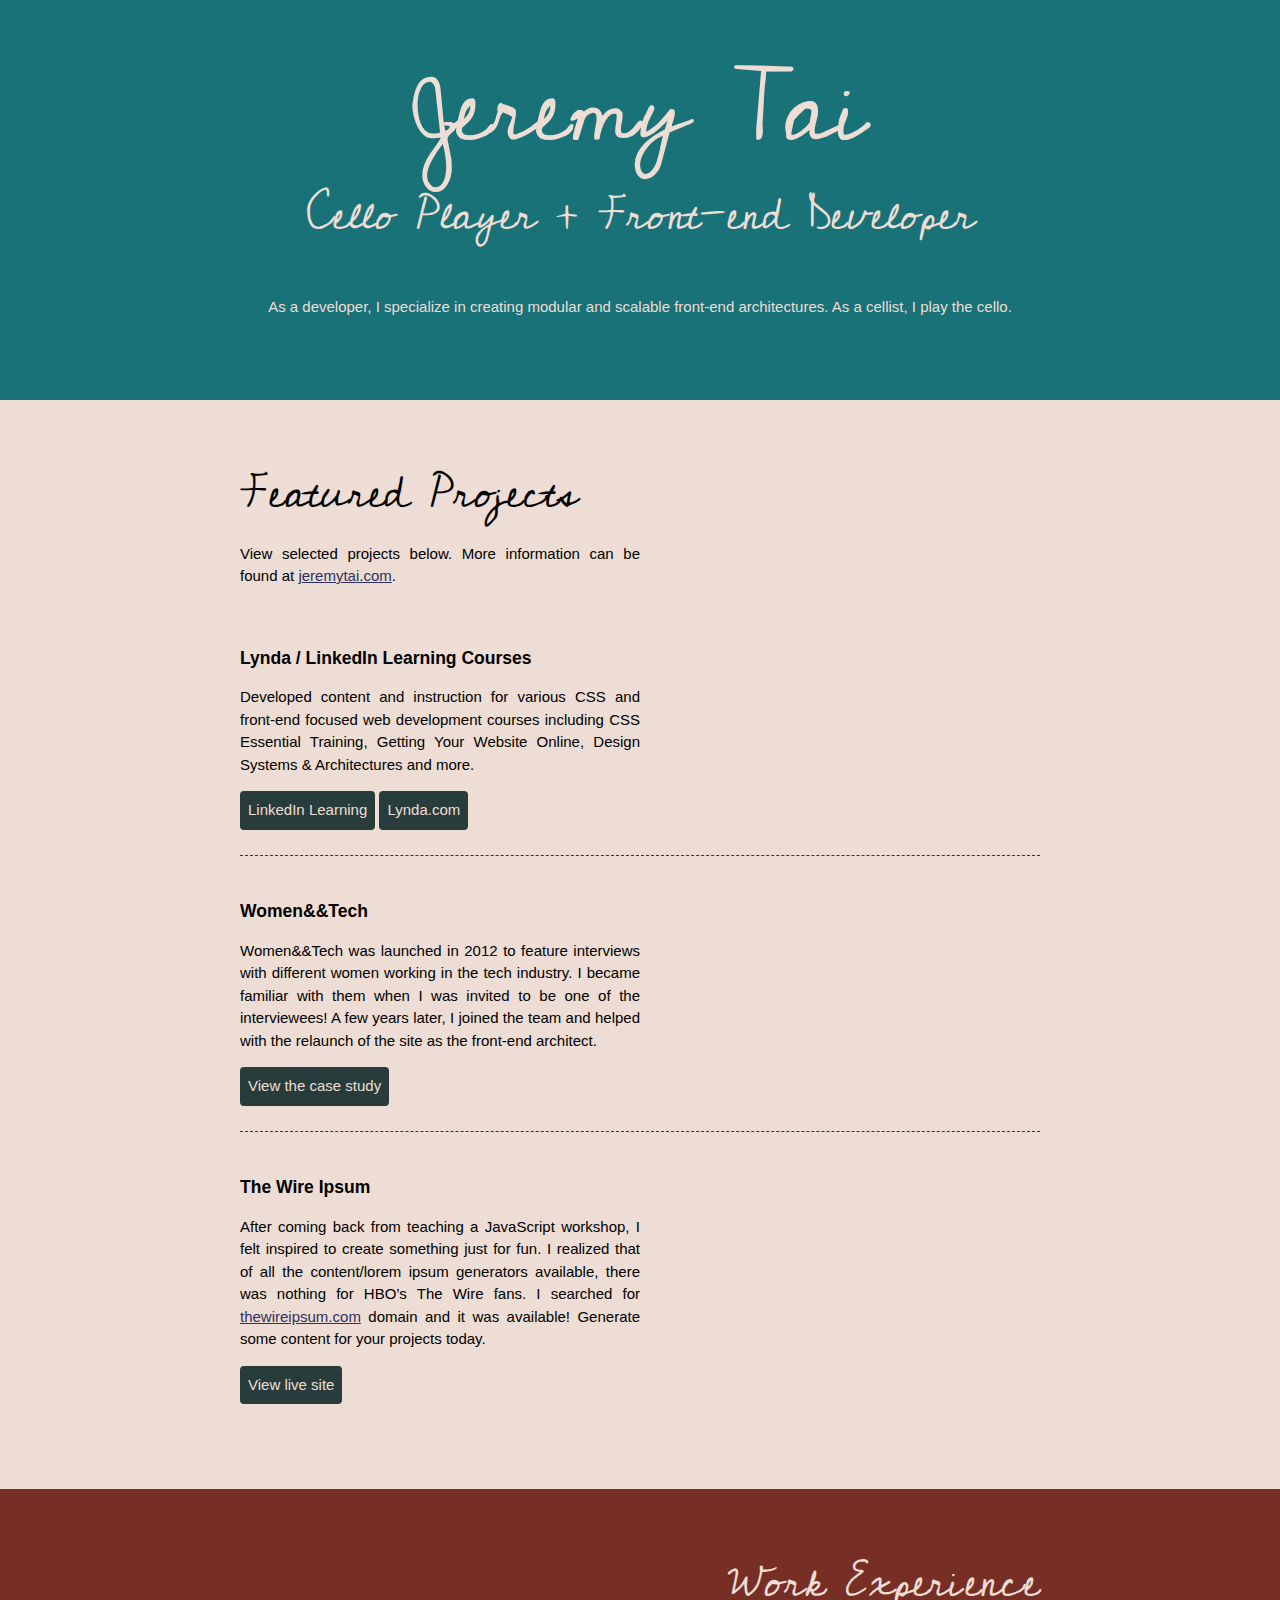
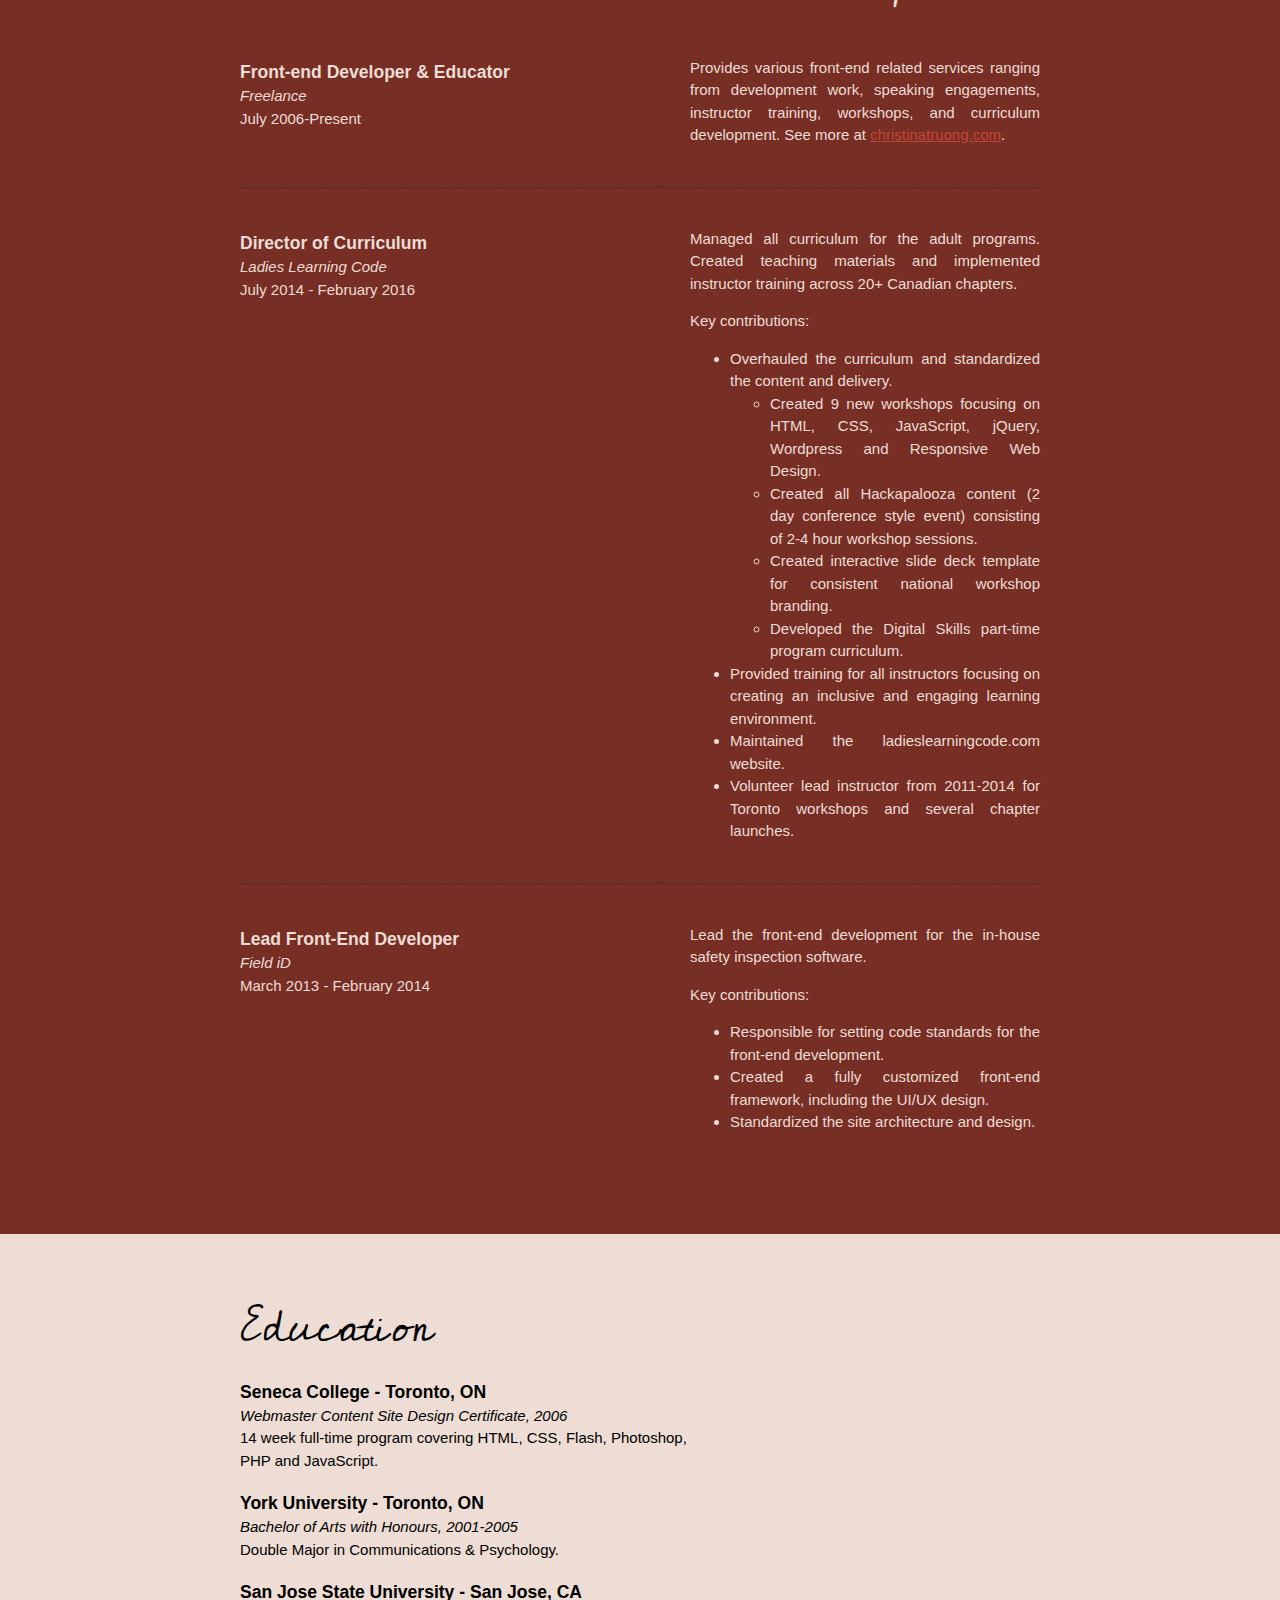
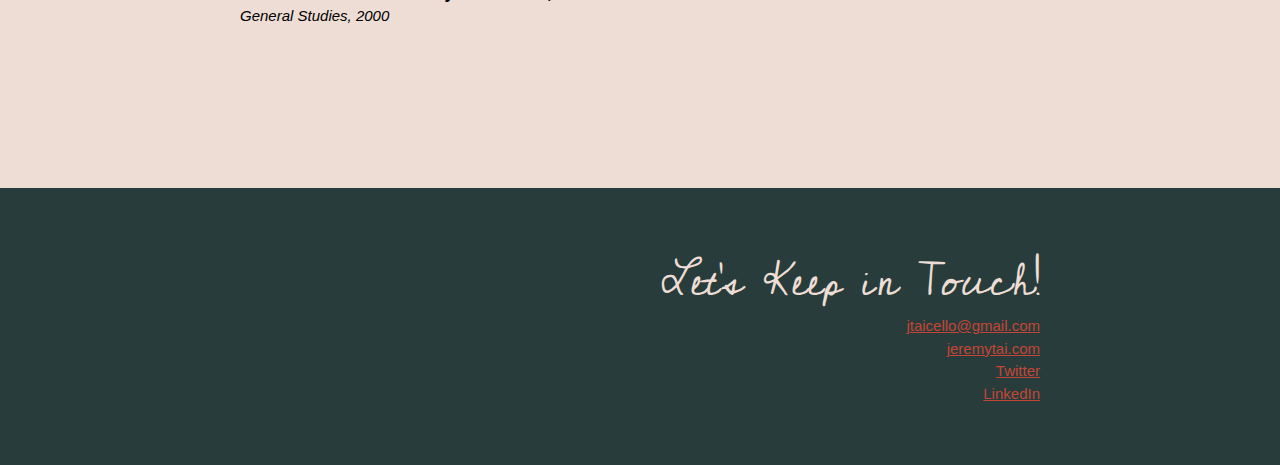
<file: hw01/index.html>
<!DOCTYPE html>
<html lang="en">
  <head>
    <meta charset="UTF-8">
    <meta name="viewport" content="width=device-width, initial-scale=1.0">
    <title>Jeremy Tai</title>
    <title>Cello Player + Front-end Developer</title>
    <link href="https://fonts.googleapis.com/css2?family=Raleway:wght@600&display=swap" rel="stylesheet">
    <link href="https://fonts.googleapis.com/css2?family=Raleway:wght@700&display=swap" rel="stylesheet">
    <link href="https://fonts.googleapis.com/css2?family=Cedarville+Cursive&display=swap" rel="stylesheet">
    <link rel="stylesheet" href="css/styles.css">
  </head>
  <body>
    <main>
      <!-- ***************  ABOUT / PROFILE  **************** -->
      <header>
        <div class="content-wrap">
          <h1>Jeremy Tai</h1>
          <h2>Cello Player + Front-end Developer</h2>
          <p>As a developer, I specialize in creating modular and scalable front-end architectures. As a cellist, I play the cello.</p>
        </div>
      </header>

      <!-- ************ PROJECTS / PORTFOLIO  ************** -->
      <section class="projects">
        <div class="content-wrap divider">
          <h2>Featured Projects</h2>
          <p>View selected projects below. More information can be found at <a href="http://christinatruong.com">jeremytai.com</a>.</p>

          <!-- Project 1 -->
          <section class="project-item">
            <h3>Lynda / LinkedIn Learning Courses</h3>
            <p>Developed content and instruction for various CSS and front-end focused web development courses including CSS Essential Training, Getting Your Website Online, Design Systems & Architectures and more.</p>
            <a class="btn" href="https://www.linkedin.com/learning/instructors/christina-truong?u=2125562" target="_blank">LinkedIn Learning</a>
            <a class="btn" href="https://www.lynda.com/Christina-Truong/7842227-1.html">Lynda.com</a>
          </section>

          <!-- Project 2 -->
          <section class="project-item">
            <h3>Women&&Tech</h3>
            <p>Women&&Tech was launched in 2012 to feature interviews with different women working in the tech industry. I became familiar with them when I was invited to be one of the interviewees! A few years later, I joined the team and helped with the relaunch of the site as the front-end architect.</p>
            <a class="btn" href="http://christinatruong.com/projects/women-and-tech-redesign.html" target="_blank">View the case study</a>
          </section>

          <!-- Project 3 -->
          <section class="project-item">
            <h3>The Wire Ipsum</h3>
            <p>After coming back from teaching a JavaScript workshop, I felt inspired to create something just for fun. I realized that of all the content/lorem ipsum generators available, there was nothing for HBO’s The Wire fans. I searched for <a href="http://thewireipsum.com" target="_blank">thewireipsum.com</a> domain and it was available! Generate some content for your projects today.</p>
            <a class="btn" href="http://thewireipsum.com" target="_blank">View live site</a>
          </section>
        </div>
      </section>

      <!-- ****************  WORK EXPERIENCE  ******************** -->
      <section class="work-experience">
        <div class="content-wrap item-details divider">
          <h2>Work Experience</h2>

          <!-- Job 1 -->
          <section class="job-item">
            <div class="job-details">
              <h3>Front-end Developer & Educator</h3>
              <p>Freelance</p>
              <p>July 2006-Present</p>
            </div>
            <div class="job-summary">
              <p>Provides various front-end related services ranging from development work, speaking engagements, instructor training, workshops, and curriculum development. See more at  <a href="http://christinatruong.com">christinatruong.com</a>.</p>
            </div>
          </section>

          <!-- Job 2 -->
          <section class="job-item">
            <div class="job-details">
              <h3>Director of Curriculum</h3>
              <p>Ladies Learning Code</p>
              <p>July 2014 - February 2016</p>
            </div>
            <div class="job-summary">
              <p>Managed all curriculum for the adult programs. Created teaching materials and implemented instructor training across 20+ Canadian chapters.</p>
              <p>Key contributions:</p>
              <ul>
                <li>Overhauled the curriculum and standardized the content and delivery.
                  <ul>
                    <li>Created 9 new workshops focusing on HTML, CSS, JavaScript, jQuery, Wordpress and Responsive Web Design.</li>
                    <li>Created all Hackapalooza content (2 day conference style event) consisting of 2-4 hour workshop sessions.</li>
                    <li>Created interactive slide deck template for consistent national workshop branding.</li>
                    <li>Developed the Digital Skills part-time program curriculum.</li>
                  </ul>
                </li>
                <li>Provided training for all instructors focusing on creating an inclusive and engaging learning environment.</li>
                <li>Maintained the ladieslearningcode.com website.</li>
                <li>Volunteer lead instructor from 2011-2014 for Toronto workshops and several chapter launches.</li>
              </ul>
            </div>
          </section>

          <!-- Job 3 -->
          <section class="job-item">
            <div class="job-details">
              <h3>Lead Front-End Developer</h3>
              <p>Field iD</p>
              <p>March 2013 - February 2014</p>
            </div>
            <div class="job-summary">
              <p>Lead the front-end development for the in-house safety inspection software.</p>
              <p>Key contributions:</p>
              <ul>
                <li>Responsible for setting code standards for the front-end development.</li>
                <li>Created a fully customized front-end framework, including the UI/UX design.</li>
                <li>Standardized the site architecture and design.</li>
              </ul>
            </div>
          </section>
        </div>
      </section>

      <!-- *************  EDUCATION & CERTIFICATIONS *********** -->
      <section class="education">
        <div class="content-wrap item-details">
          <h2>Education</h2>

          <section>
            <h3>Seneca College - Toronto, ON</h3>
            <p>Webmaster Content Site Design Certificate, 2006</p>
            <p>14 week full-time program covering HTML, CSS, Flash, Photoshop, PHP and JavaScript.</p>
          </section>

          <section>
            <h3>York University - Toronto, ON</h3>
            <p>Bachelor of Arts with Honours, 2001-2005</p>
            <p>Double Major in Communications & Psychology.</p>
          </section>

          <section>
            <h3>San Jose State University - San Jose, CA</h3>
            <p>General Studies, 2000</p>
          </section>
        </div>
      </section>

      <!-- ************  CONTACT INFO / SOCIAL MEDIA  ************ -->
      <footer class= "footer1">
        <div class="content-wrap divider">
          <h2>Let's Keep in Touch!</h2>

          <!-- Social media and contact links. Add or remove any networks. -->
            <a href="mailto:jtaicello@gmail.com">jtaicello@gmail.com</a><br />
            <a href="http://christinatruong.com" target="_blank">jeremytai.com</a><br />
            <a href="http://twitter.com/christinatruong" target="_blank">Twitter</a><br />
            <a href="#" target="_blank">LinkedIn</a>
        </div>
      </footer>
    </main>
  </body>
</html>
</file>
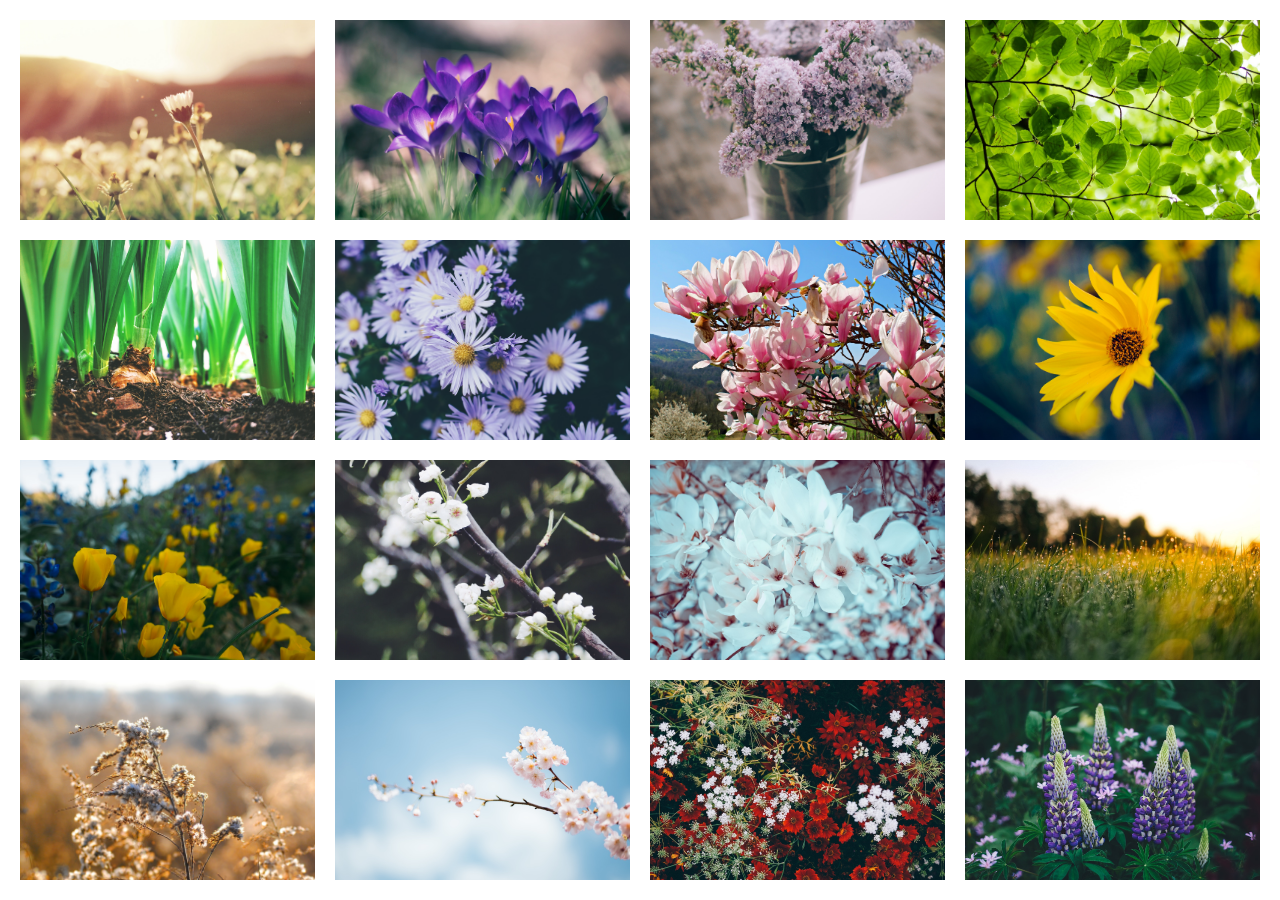
<file: hw03/index.html>
<!DOCTYPE html>
<html lang="en" dir="ltr">
    <head>
        <meta charset="utf-8">
        <title>Image Gallery</title>
        <link rel="stylesheet" href="css/gallery.css">
        <link rel="stylesheet" href="css/carousel.css">
        <meta name="viewport" content="width=device-width, initial-scale=1.0">

    </head>
    <body>
        <main>
            <section class="cards">
                <div class="card" style="background-image:url('images/field1.jpg')"></div>
                <div class="card" style="background-image:url('images/purple.jpg')"></div>
                <div class="card" style="background-image:url('images/jar.jpg')"></div>
                <div class="card" style="background-image:url('images/green.jpg')"></div>
                <div class="card" style="background-image:url('images/green1.jpg')"></div>
                <div class="card" style="background-image:url('images/purple1.jpg')"></div>
                <div class="card" style="background-image:url('images/magnolias.jpg')"></div>
                <div class="card" style="background-image:url('images/daisy1.jpg')"></div>
                <div class="card" style="background-image:url('images/poppies.jpg')"></div>
                <div class="card" style="background-image:url('images/dogwoods.jpg')"></div>
                <div class="card" style="background-image:url('images/blossom.jpg')"></div>
                <div class="card" style="background-image:url('images/field3.jpg')"></div>
                <div class="card" style="background-image:url('images/field4.jpg')"></div>
                <div class="card" style="background-image:url('images/branch.jpg')"></div>
                <div class="card" style="background-image:url('images/red.jpg')"></div>
                <div class="card" style="background-image:url('images/purple2.jpg')"></div>
            </section>

            <!-- preview panel -->
            <section class="preview">
                <div class="featured_image" style="background-image:url('images/field3.jpg')"></div>
                <button class="close" id="close">&times;</button>
                <button class="prev" id="prev">&lsaquo;</button>
                <button class="next" id="next">&rsaquo;</button>
            </section>
            <!-- end preview panel -->

        </main>
        <script type="text/javascript" src="js/index.js"></script>
    </body>
</html>
</file>
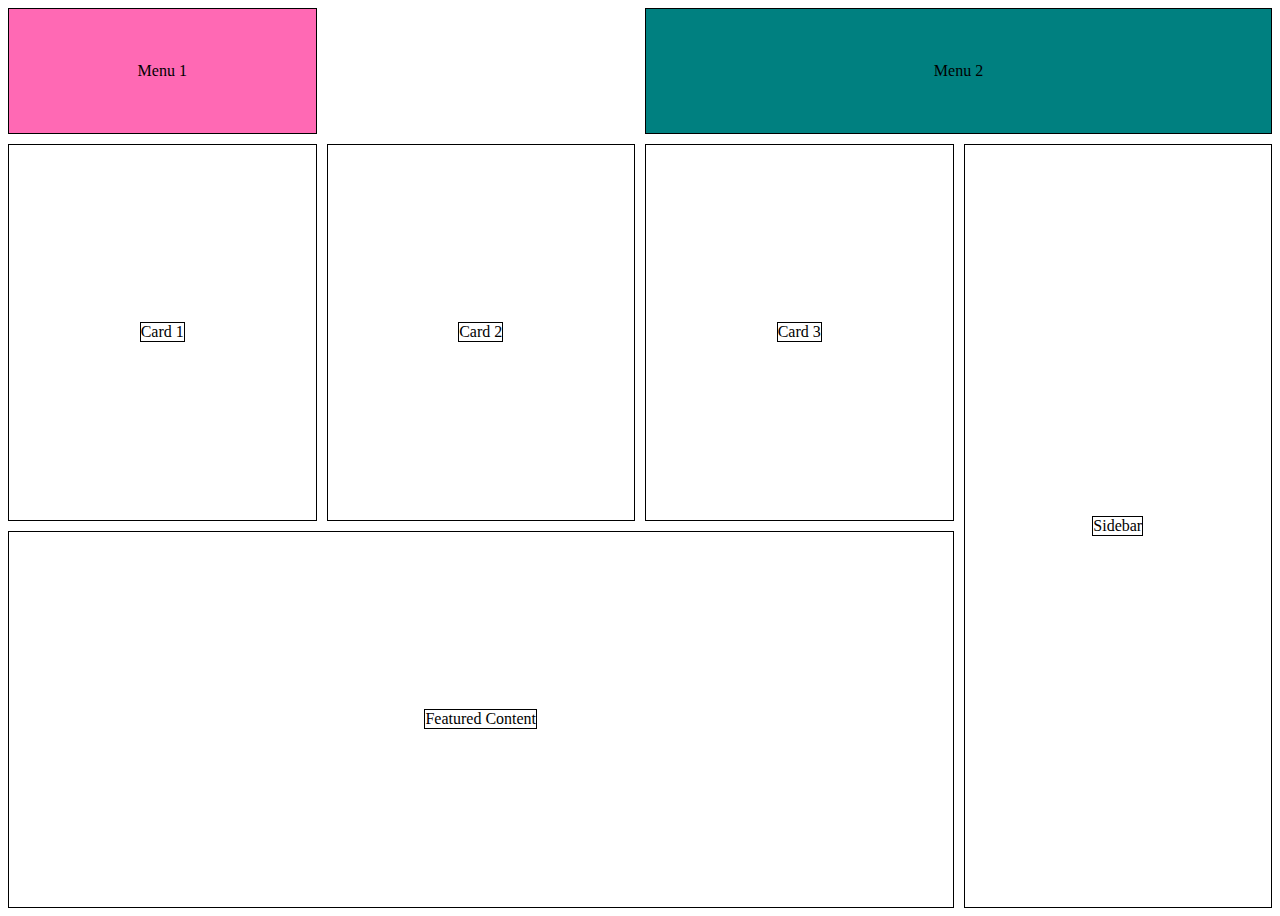
<file: tutorial03/index.html>
<!DOCTYPE html>
<html lang="en" >
<head>
  <meta charset="UTF-8">
  <title>Tutorial 03</title>
  <link rel="stylesheet" href="./style.css">

</head>
<body>
<!-- partial:index.partial.html -->
<!-- https://css-tricks.com/snippets/css/complete-guide-grid/ -->
<div class="container">
   <!-- left menu -->
   <section class="menu1">
      <div>Menu 1</div>
   </section>
   
   <!-- right menu -->
   <section class="menu2">
      <div>Menu 2</div>
   </section>

   <!-- card 1 -->
   <article class="card1">
      <section>Card 1</section>
   </article>

   <!-- card 2 -->
   <article class="card2">
      <section>Card 2</section>
   </article>

   <!-- card 3 -->
   <article class="card3">
      <section>Card 3</section>
   </article>
   
   <!-- main content on bottom -->
   <main class="main">
      <section>Featured Content</section>
   </main>
   
   <!-- right navigation bar -->
   <aside class="aside">
      <section>Sidebar</section>
   </aside>
</div>
<!-- partial -->
  
</body>
</html>
</file>
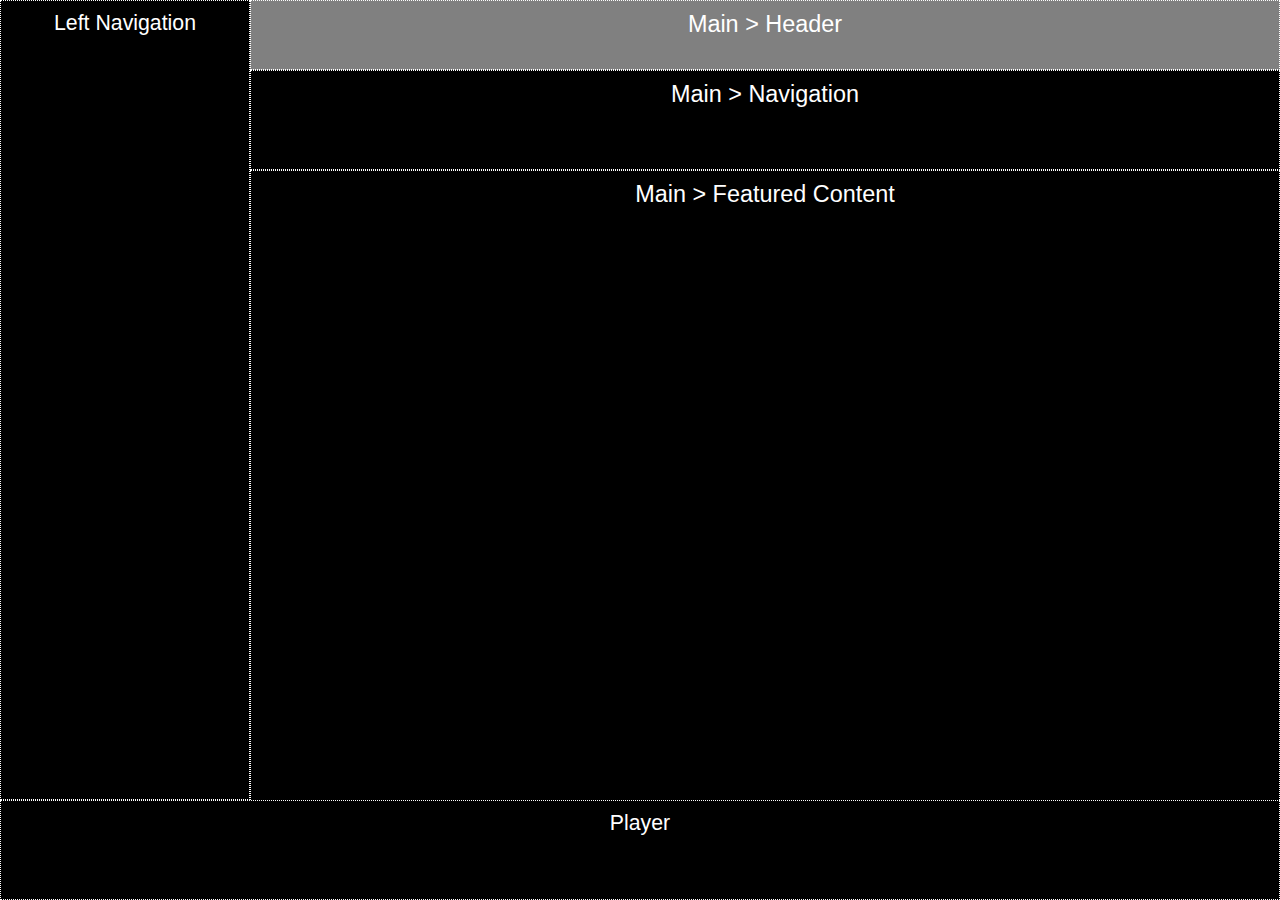
<file: hw02/01_cssgrid/index.html>
<html>
    <head>
        <title>Spotify Player</title>
        <link rel="stylesheet" href="layout.css">
        <meta name="viewport" content="width=device-width, initial-scale=1.0">
    </head>
    <body id="container">
        <aside id="sidebar">
            Left Navigation
        </aside>
        <main>
            <header>
                Main > Header
            </header>
            <nav>
                Main > Navigation
            </nav>
            <section id="featured-content">
                Main > Featured Content
            </section>
        </main>
        <footer>
            Player
        </footer>
    </body>
</html>
</file>
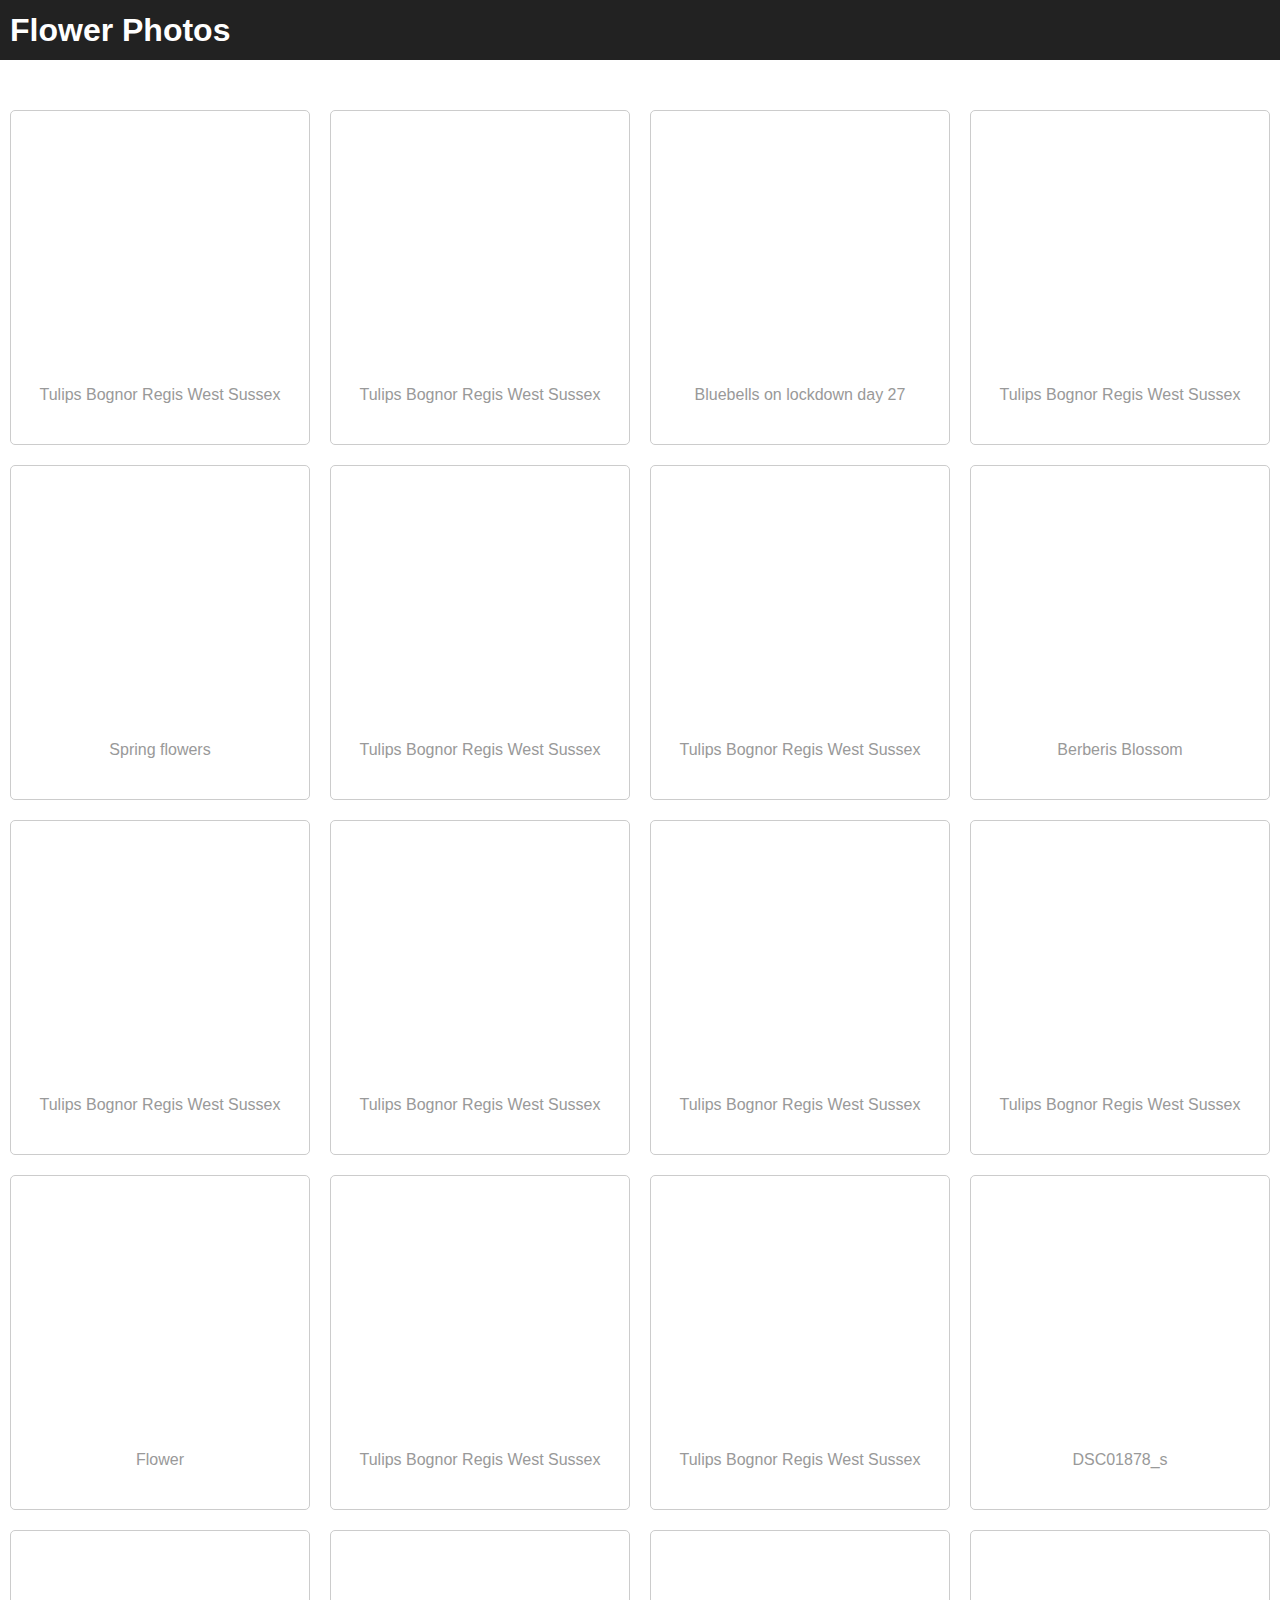
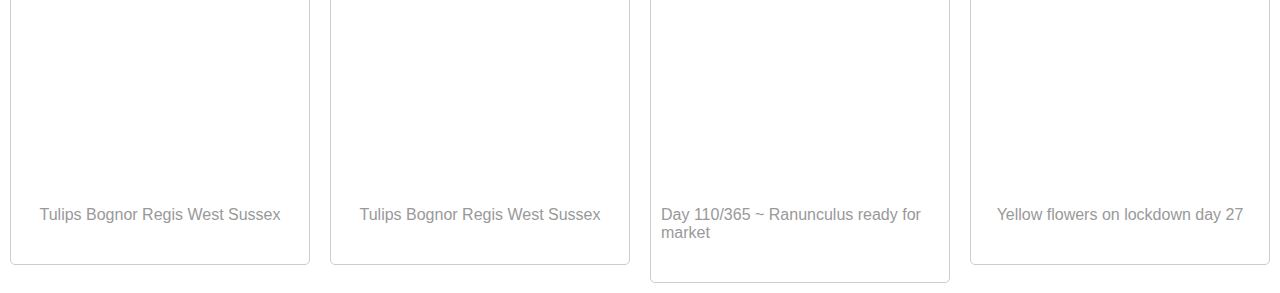
<file: hw02/02_flexbox/index.html>
<!DOCTYPE html>
<html lang="en" dir="ltr">
    <head>
        <meta charset="utf-8">
        <title>Image Gallery</title>
        <link rel="stylesheet" href="css/gallery.css">
        <meta name="viewport" content="width=device-width, initial-scale=1.0">
    </head>
    <body>
        <nav>
            <h1>Flower Photos</h1>
        </nav>
        <main class="content">
          <section class="cards">
              <section class="card">
                  <div>
                      <div class="image-div" style="background-image: url('https://live.staticflickr.com/65535/49793205651_aced6f4866_b.jpg');"></div>
                      <div class="caption">Tulips Bognor Regis West Sussex</div>
                  </div>
              </section>
              <section class="card">
                  <div>
                      <div class="image-div" style="background-image: url('https://live.staticflickr.com/65535/49792659933_cc861d50b7_b.jpg');"></div>
                      <div class="caption">Tulips Bognor Regis West Sussex</div>
                  </div>
              </section>
              <section class="card">
                  <div>
                      <div class="image-div" style="background-image: url('https://live.staticflickr.com/65535/49792658778_ab3b1df5d1_b.jpg');"></div>
                      <div class="caption">Bluebells on lockdown day 27</div>
                  </div>
              </section>
              <section class="card">
                  <div>
                      <div class="image-div" style="background-image: url('https://live.staticflickr.com/65535/49792664528_f16513baec_b.jpg');"></div>
                      <div class="caption">Tulips Bognor Regis West Sussex</div>
                  </div>
              </section>
              <section class="card">
                  <div>
                      <div class="image-div" style="background-image: url('https://live.staticflickr.com/65535/49792676878_a659a56919_b.jpg');"></div>
                      <div class="caption">Spring flowers</div>
                  </div>
              </section>
              <section class="card">
                  <div>
                      <div class="image-div" style="background-image: url('https://live.staticflickr.com/65535/49793511297_b7967599c7_b.jpg');"></div>
                      <div class="caption">Tulips Bognor Regis West Sussex</div>
                  </div>
              </section>
              <section class="card">
                  <div>
                      <div class="image-div" style="background-image: url('https://live.staticflickr.com/65535/49792660018_34abca7618_b.jpg');"></div>
                      <div class="caption">Tulips Bognor Regis West Sussex</div>
                  </div>
              </section>
              <section class="card">
                  <div>
                      <div class="image-div" style="background-image: url('https://live.staticflickr.com/65535/49792629178_64acac5148_b.jpg');"></div>
                      <div class="caption">Berberis Blossom</div>
                  </div>
              </section>
              <section class="card">
                  <div>
                      <div class="image-div" style="background-image: url('https://live.staticflickr.com/65535/49793207236_51aa1f4269_b.jpg');"></div>
                      <div class="caption">Tulips Bognor Regis West Sussex</div>
                  </div>
              </section>
              <section class="card">
                  <div>
                      <div class="image-div" style="background-image: url('https://live.staticflickr.com/65535/49793219056_f2c5bb8621_b.jpg');"></div>
                      <div class="caption">Tulips Bognor Regis West Sussex</div>
                  </div>
              </section>
              <section class="card">
                  <div>
                      <div class="image-div" style="background-image: url('https://live.staticflickr.com/65535/49792658033_c9a55ebf42_b.jpg');"></div>
                      <div class="caption">Tulips Bognor Regis West Sussex</div>
                  </div>
              </section>
              <section class="card">
                  <div>
                      <div class="image-div" style="background-image: url('https://live.staticflickr.com/65535/49792660448_cd43d556df_b.jpg');"></div>
                      <div class="caption">Tulips Bognor Regis West Sussex</div>
                  </div>
              </section>
              <section class="card">
                  <div>
                      <div class="image-div" style="background-image: url('https://live.staticflickr.com/65535/49793209166_5b8a0ae5c6_b.jpg');"></div>
                      <div class="caption">Flower</div>
                  </div>
              </section>
              <section class="card">
                  <div>
                      <div class="image-div" style="background-image: url('https://live.staticflickr.com/65535/49793208726_f0ac1e6b81_b.jpg');"></div>
                      <div class="caption">Tulips Bognor Regis West Sussex</div>
                  </div>
              </section>
              <section class="card">
                  <div>
                      <div class="image-div" style="background-image: url('https://live.staticflickr.com/65535/49793523157_2e88b562aa_b.jpg');"></div>
                      <div class="caption">Tulips Bognor Regis West Sussex</div>
                  </div>
              </section>
              <section class="card">
                  <div>
                      <div class="image-div" style="background-image: url('https://live.staticflickr.com/65535/49793225756_ea2a82f362_b.jpg');"></div>
                      <div class="caption">DSC01878_s</div>
                  </div>
              </section>
              <section class="card">
                  <div>
                      <div class="image-div" style="background-image: url('https://live.staticflickr.com/65535/49793522892_1c9f798a53_b.jpg');"></div>
                      <div class="caption">Tulips Bognor Regis West Sussex</div>
                  </div>
              </section>
              <section class="card">
                  <div>
                      <div class="image-div" style="background-image: url('https://live.staticflickr.com/65535/49793205546_de43e99833_b.jpg');"></div>
                      <div class="caption">Tulips Bognor Regis West Sussex</div>
                  </div>
              </section>
              <section class="card">
                  <div>
                      <div class="image-div" style="background-image: url('https://live.staticflickr.com/65535/49793520882_b27b68994e_b.jpg');"></div>
                      <div class="caption">Day 110/365 ~ Ranunculus ready for market</div>
                  </div>
              </section>
              <section class="card">
                  <div>
                      <div class="image-div" style="background-image: url('https://live.staticflickr.com/65535/49793205051_6fafef1828_b.jpg');"></div>
                      <div class="caption">Yellow flowers on lockdown day 27</div>
                  </div>
              </section>
          </section>
        </main>
    </body>
</html>
</file>
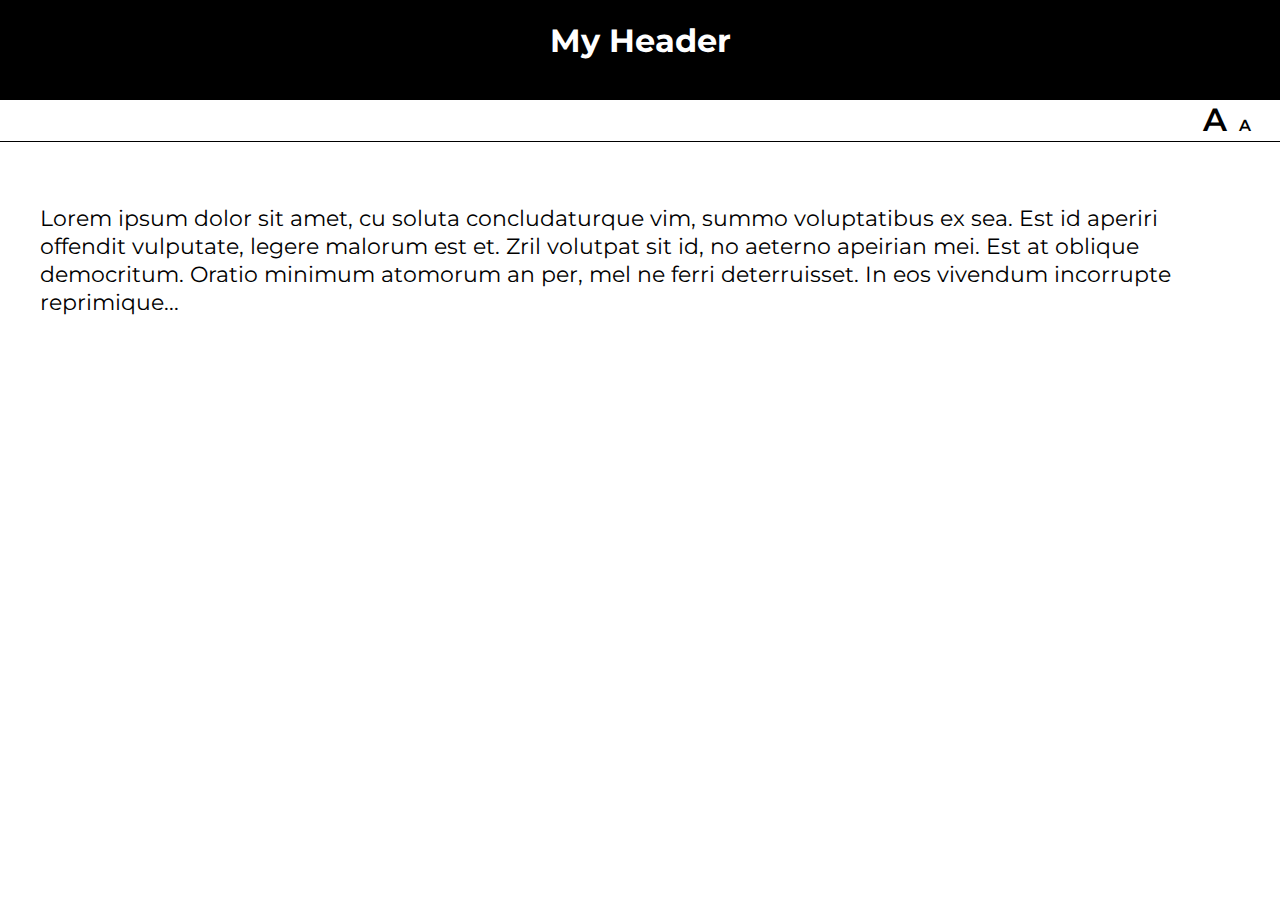
<file: tutorial04/font-switcher/index.html>
<!DOCTYPE html>
<html lang="en">
<head>
    <meta charset="UTF-8">
    <title>Lab 04: Font Switcher</title>
      <link rel="stylesheet" href="css/style.css">
</head>
<body>
    <div class="container">

        <header><h1>My Header</h1></header>

        <nav>
            <a class="a1" href="#">A</a>
            <a class="a2" href="#">A</a>
        </nav>

        <div class="content">
            <p>
                Lorem ipsum dolor sit amet, cu soluta concludaturque vim,
                summo voluptatibus ex sea. Est id aperiri offendit vulputate,
                legere malorum est et. Zril volutpat sit id, no aeterno apeirian
                mei. Est at oblique democritum. Oratio minimum atomorum an per,
                mel ne ferri deterruisset. In eos vivendum incorrupte reprimique...
            </p>
        </div>

    </div>
    <script  src="js/index.js"></script>
</body>
</html>
</file>
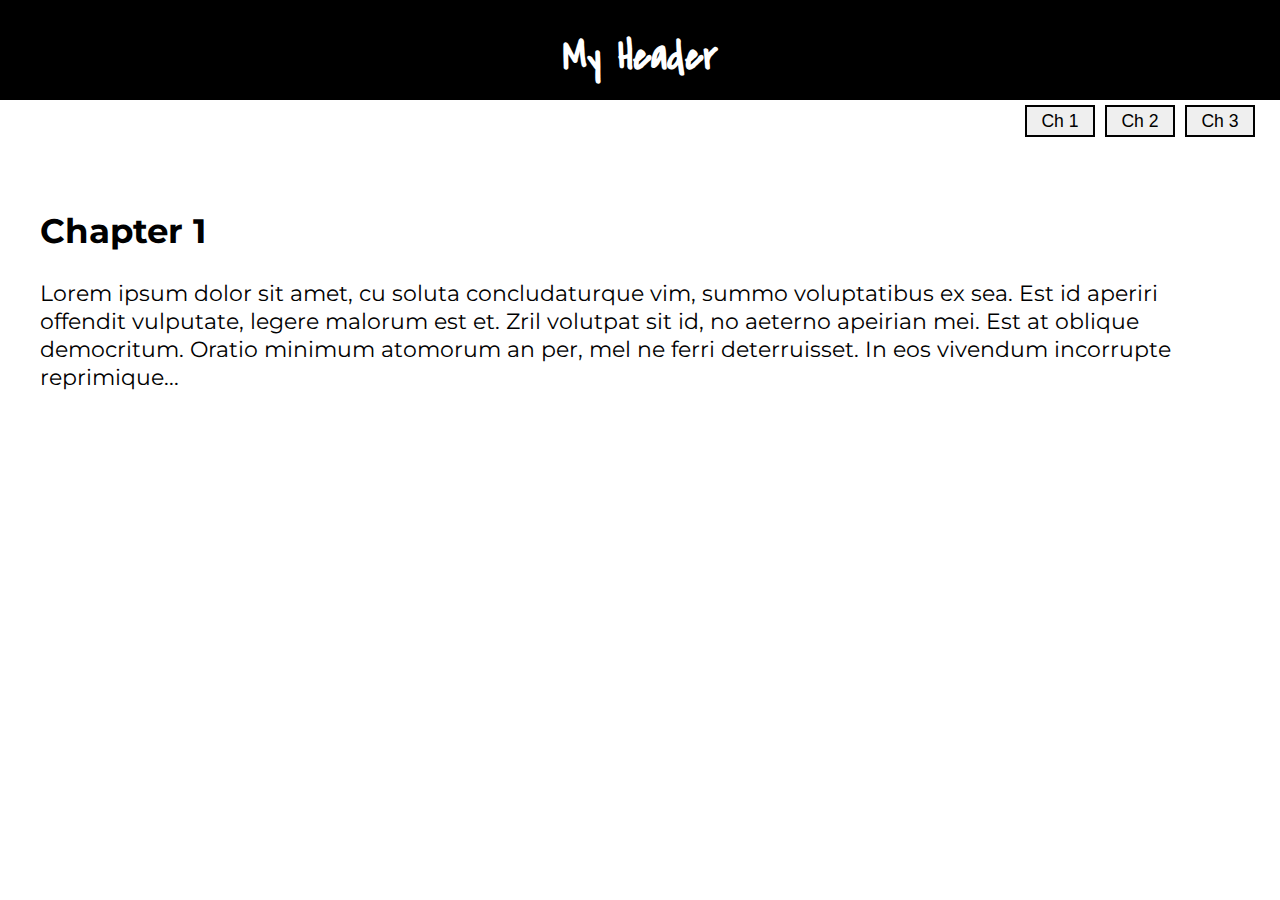
<file: tutorial04/page-turner/index.html>
<!DOCTYPE html>
<html lang="en">
<head>
    <meta charset="UTF-8">
    <title>Lab 04: Page Turner</title>
      <link rel="stylesheet" href="css/style.css">
</head>
<body>
    <div class="container">

        <header><h1>My Header</h1></header>

        <nav>
            <button id="ch1" href="#">Ch 1</button>
            <button id="ch2" href="#">Ch 2</button>
            <button id="ch3" href="#">Ch 3</button>
        </nav>

        <div class="content">
            <h2>Chapter 1</h2>
            <p>
                Lorem ipsum dolor sit amet, cu soluta concludaturque vim,
                summo voluptatibus ex sea. Est id aperiri offendit vulputate,
                legere malorum est et. Zril volutpat sit id, no aeterno apeirian
                mei. Est at oblique democritum. Oratio minimum atomorum an per,
                mel ne ferri deterruisset. In eos vivendum incorrupte reprimique...
            </p>
        </div>

    </div>
    <script  src="js/index.js"></script>
</body>
</html>
</file>
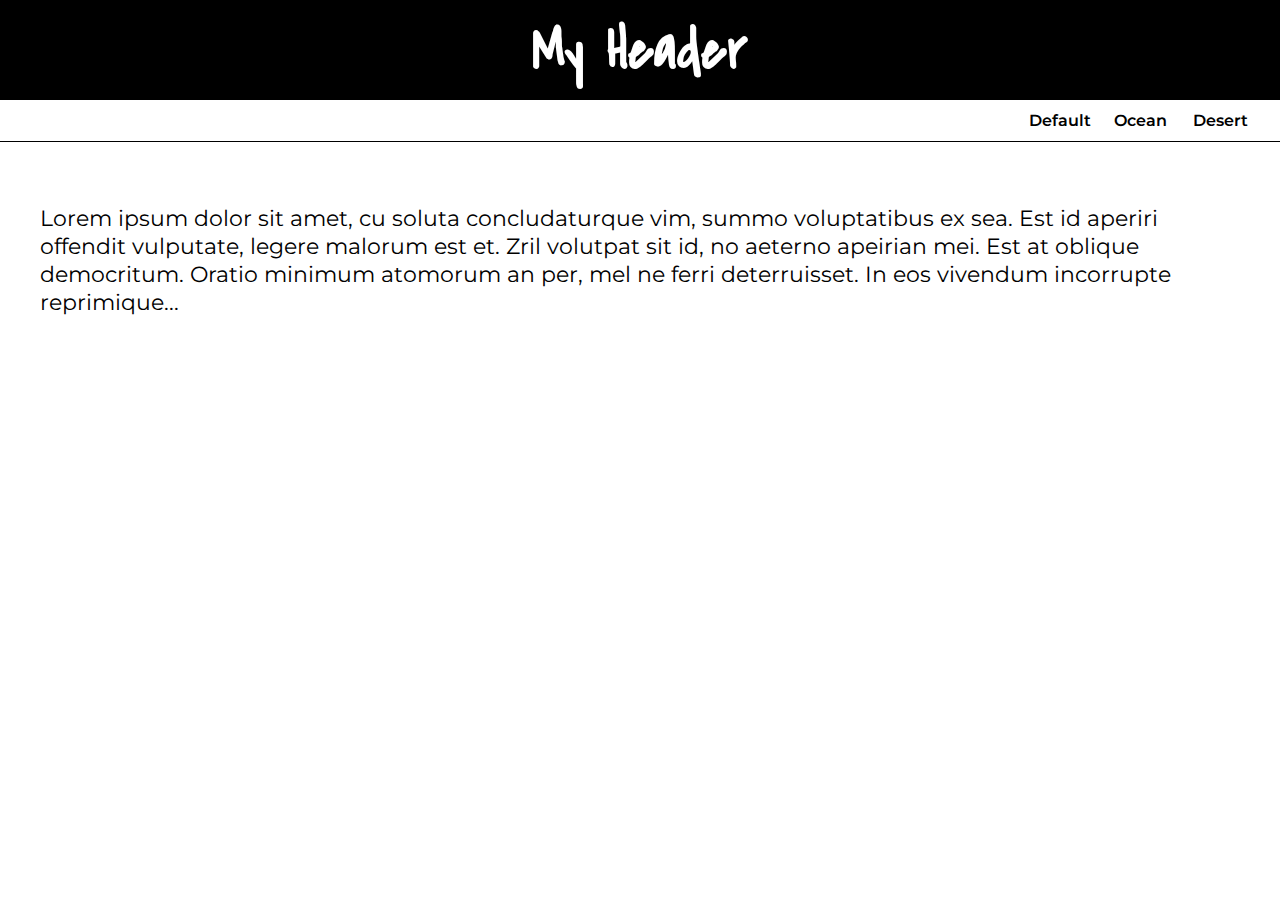
<file: tutorial04/theme-switcher/index.html>
<!DOCTYPE html>
<html lang="en" >

<head>
  <meta charset="UTF-8">
  <title>Lab 04: Theme Switcher</title>



      <link rel="stylesheet" href="css/style.css">


</head>

<body>

  <div id="theme" class="container">
   <header><h1>My Header</h1></header>
   <nav>
      <a id="default" href="#">Default</a>
      <a id="ocean" href="#">Ocean</a>
      <a id="desert" href="#">Desert</a>
   </nav>
   <div class="content"><p>Lorem ipsum dolor sit amet, cu soluta concludaturque vim, summo voluptatibus ex sea. Est id aperiri offendit vulputate, legere malorum est et. Zril volutpat sit id, no aeterno apeirian mei. Est at oblique democritum. Oratio minimum atomorum an per,
      mel ne ferri deterruisset. In eos vivendum incorrupte reprimique...</p>
      </div>

</div>



    <script  src="js/index.js"></script>




</body>

</html>
</file>
<file: hw01/css/styles.css>
/* Global styles
------------------------------------*/

/*
COLOR PALETTE
https://coolors.co/283d3b-197278-edddd4-c44536-772e25
#283D3B - Outer space crayola
#197278 - Skobeloff
#EDDDD4 - Champagne pink
#c44536 - Golden Gate Bridge
#772e25 - Liver
*/
html {
  box-sizing: border-box;
}
*, *:before, *:after {
  box-sizing: inherit;
}
body {
  color: #000000;
  margin: 0;
  padding: 0;
  font-family: 'Raleway:wght@600', sans-serif;
  font-size: 15px;
  line-height: 1.5;
}
img {
  width: 300px;
}
a {
  color: #c44536;
}
a:hover {
  text-decoration: none;
}
h1 {
  font-size: 100px;
  line-height: 1;
}
h2 {
  font-size: 45px;
}
h1, h2 {
  font-family: 'Cedarville Cursive', bold;
  font-weight: 550;
  margin: 0;
}
.content-wrap {
  max-width: 800px;
  width: 85%;
  margin: 0 auto;
  padding: 60px 0;
}
h3 {
  margin-bottom: 0;
}
.item-details h3 + p {
  font-style: italic;
}
.item-details h3 ~ p {
  margin: 0;
}
.divider > section {
  border-bottom: 1px dashed #343434;
  padding: 25px 0;
}
.divider > section:last-of-type {
  border-bottom: none;
}


/* Profile
------------------------------------*/
header {
  background: #197278;
  color: #EDDDD4;
}


/* Projects
------------------------------------*/
.projects {
  background: #EDDDD4;
}
.projects p {
  width: 50%;
  text-align: justify;
}
.projects a {
  color: #2F3061;
}
.projects .btn {
  color: #EDDDD4;
  background: #283D3B;
  text-decoration: none;
  padding: 8px;
  border-radius: 4px;
  display: inline-block;
}
.projects .btn:hover {
  background: rgba(47, 48, 97, 80%);
}
.project-item {
  overflow: hidden;
}


/* Work Experience
------------------------------------*/
.work-experience {
  background: #772e25;
  color: #EDDDD4;
}
.work-experience h2 {
  text-align: right;
}
.work-experience h3 {
  font-family: 'Raleway:wght@700', sans-serif;
}
.job-summary {
  text-align: justify;
}



/* Education
------------------------------------*/
.education {
  background: #EDDDD4;
  padding-bottom: 100px;
}
.education p {
  width: 60%;
}


/* Contact Info
------------------------------------*/
footer {
  background: #283D3B;
  color: #F7FFF7;
}
.contact-list {
  list-style-type: none;
  padding: 0;
}
.contact-list a {
  padding: 15px;
  display: inline-block;
}


/* Responsive
------------------------------------*/
@media screen and (min-width:750px){
  header {
    text-align: center;
    line-height: 2.5;
  }
  footer {
    text-align: right;
    color: #EDDDD4;
  }
  .footer1 {
    justify-content: right;
  }

  .job-item {
    display: grid;
    grid-template-columns: 1fr 1fr;
    column-gap: 100px;
  }
  .contact-list {
    display: flex;
    justify-content: right;
    text-align: right;
  }
}

@media screen and (max-width:750px){
  h1 {
    font-size: 75px;
    line-height: 0.9;
    margin-bottom: 20px;
  }
  h2 {
    line-height: 1;
  }
  .contact-list a {
    padding: 5px;
  }
}
</file>
<file: hw03/css/gallery.css>
body {
    height:100%;
    margin:0;
    padding:0;
}
body * {
    box-sizing: border-box;
}

.cards {
    display: flex;
    flex-wrap: wrap;
    height: 100vh;
    margin: 0;
    padding: 0;
    padding-left: 20px;
    padding-bottom: 20px;
}

.card {
    width: calc(25% - 20px);
    height: calc(25% - 20px);
    min-height: 120px;
    background-size: cover;
    background-position: center;
    cursor: pointer;
    margin-right: 20px;
    margin-top: 20px;
}
.image:hover {
    opacity: 0.7;
}

/* Media Queries */
@media (max-width: 900px) {
    main .card { 
        width: calc(50% - 20px);
        height: calc(50vh - 20px);
    }
}

@media (max-width: 550px) {
    main .card { 
        width: calc(100% - 20px);
        height: 70vh;
    }
}
</file>
<file: hw03/css/carousel.css>
.featured_image {
    width: 100%;
    height: 100%;
    background-size: cover;
    background-position: center;
    cursor: pointer;
}


.next, .prev, .close {
    position: absolute;
    font-size: 2.5em;
    color: white;
    border-width: 0px;
    padding-bottom: 5px;
}
.close {
    background: none;
    top: 0vh;
    line-height: 1em;
    right: 0vh;
}
.next, .prev {
    background: rgba(255,255,255,0.2);
    border-radius: 60px;
    width: 60px;
    height: 60px;
}
.next:hover, .prev:hover, .close:hover {
    background: rgba(255,255,255,0.4);
}
.prev {
    top: 45vh;
    left: 2vw;
}
.next {
    top: 45vh;
    right: 2vw;
}
.preview {
    width: 100vw;
    height: 100vh;
    display: none;
    align-items: center;
    justify-content: center;
}
.preview.active {
    position: absolute;
    top: 0px;
    left: 0px;
    display: flex;
    background: rgba(255, 255, 255, 1);
}
</file>
<file: tutorial03/style.css>
.container {
  display: grid;
  grid-template-columns: 1fr 1fr 1fr 1fr;
  grid-template-rows: 1fr 3fr 3fr;
  grid-template-areas:
    "menu . nav nav"
    "box1 box2 box3 feed"
    "primary primary primary feed";;
   min-height: 100vh;
   row-gap: 10px;
   column-gap: 10px
}
article, aside, section, main {
  display: flex;
  justify-content: center;
  align-items: center;
  border: solid 1px #000;
}
.menu1, .menu2, .card1, .card2, .card3, .main, .aside {
  border: solid 1px #000;
  display: flex;
  align-items: center;
  justify-content: center;
}
.menu1 {
  grid-area: menu;
  background: hotpink;
}
.menu2 {
  grid-area: nav;
  background: teal;
}
.card1 {
  grid-area: box1;
}
.card2 {
  grid-area: box2;
}
.card3 {
  grid-area: box3;
}
.main {
  grid-area: primary;
}
.aside {
  grid-area: feed;
}



@media (max-width: 1024px) {
   /* tablet layout here */
   .container {
     display: grid;
     grid-template-columns: 1fr 1fr;
     grid-template-rows: 2fr 3fr 10fr 7fr 7fr;
     grid-template-areas:
      "menu nav"
      "feed feed"
      "box1 box2"
      "box3 box3"
      "primary primary";
      min-height: 100vh;
      row-gap: 10px;
      column-gap: 10px;

   }
}
@media (max-width: 700px) {
   /* tablet layout here */
   .container {
     display: grid;
     grid-template-columns: 1fr 1fr;
     grid-template-rows: 2fr 3fr 7fr 7fr 7fr 7fr;
     grid-template-areas:
      "menu . "
      "nav nav"
      "box1 box1"
      "box2 box2"
      "box3 box3"
      "primary primary";
      min-height: 100vh;
      row-gap: 10px;
      column-gap: 10px;
   }
   .aside {
     display: none;
   }
   .card1, .card2, .card3, .main{
     height: 400px;
   }
}
</file>
<file: hw02/01_cssgrid/layout.css>
* {
    box-sizing: border-box;
    /* color: white; */
    font-family: Arial;
    font-size: 1.1em;
}

body {
    display: grid;
    overflow: hidden;
    margin: 0px;

    grid-template-columns: 250px auto;
    grid-template-rows: calc(100vh - 100px) 100px;
    grid-template-areas:
    "left primary"
    "bottom bottom";

    height: 100vh;
    background-color: black;
    color: white;
}

aside {
  grid-area: left;
  /* background-color: lightblue; */
}
main {
  grid-area: primary;
  /* background-color: pink; */
  overflow-y: scroll;
  z-index: 1000;
}
aside, footer, header, nav, #featured-content {
  display: flex;
  align-items: flex-start;
  justify-content: center;
  border: dotted 1px white;
  padding: 10px;
}
footer {
  grid-area: bottom;
  /* background-color: gray; */
}
header {
  height: 70px;
  background-color: gray;
  position: fixed;
  width: calc(100vw - 250px);
}
nav {
  margin-top: 70px;
  height: 100px;
  /* background-color: lightpink; */
}

#featured-content {
  min-height: 100vh;
  align-items: flex-start;
  /* background-color: teal; */
}

@media screen and (max-width: 800px) {
  body {
      display: grid;
      overflow: hidden;
      margin: 0px;

      grid-template-columns: auto;
      grid-template-areas:
      "primary"
      "bottom";

      height: 100vh;
      background-color: black;
      color: white;
  }
  aside {
    display: none;
  }
  header {
    height: 70px;
    background-color: green;
    position: fixed;
    width: 100vw;
  }
}
</file>
<file: hw02/02_flexbox/css/gallery.css>
body {
    height:100%;
    margin:0;
    padding:0;
    font-family: Arial;
}
body * {
    box-sizing: border-box;
}
main {
    display: grid;
    grid-template-columns: 1fr;
    grid-template-rows: 60px calc(100vh - 60px);
    grid-template-areas:
       "menu"
       "gallery";
    height: 100vh;
}
nav {
    grid-area: menu;
}
.content {
    grid-area: gallery;
}

/**************/
/* NAVIGATION */
/**************/
nav {
    grid-area: menu;
    background: #222;
    position: fixed;
    width: 100%;
    height: 60px;
    line-height: 60px;
    color: white;
    z-index: 101;
    padding: 10px;
}
nav h1 {
    color: white;
    margin: 0px;
    line-height: 40px;
}

.cards {
    padding-top: 100px;
    display: flex;
    flex-wrap: wrap;
}
.card {
  width: 25%;
  padding: 10px;
}
.card:hover > div {
  border-color: #000;
}
.card:hover .image-div {
  opacity: 0.6;
}
.card:hover .caption {
  color: black;
  font-weight: 700;
}

.card > div {
    border: solid 1px #CCC;
    padding: 10px;
    border-radius: 5px;
}
.image-div {
  background-size: cover;
  width: 100%;
  height: 250px;
  /* border-radius: 250px;  */
}
.caption {
  margin-top: 15px;
  margin-bottom: 30px;
  color: #999;
  display: flex;
  justify-content: center;
}

@media screen and (max-width: 1200px) {
  .card {
    width: 33.33%;
  }
}
@media screen and (max-width: 900px) {
  .card {
    width: 50%;
  }
  .image-div {
    height: 350px;
  }
}
@media screen and (max-width: 700px) {
  .card {
    width: 100%;
  }
  .image-div {
    height: 350px;
  }
}
</file>
<file: tutorial04/font-switcher/css/style.css>
@import url(https://fonts.googleapis.com/css?family=Montserrat:400,700);

document, body {
   margin: 0px;
   font-family: 'Montserrat';
   height: 100vh;
}

.container, header, nav, .content {
   box-sizing: border-box;
}

.container {
   min-height: 100vh;
   display: grid;
   grid-template-columns: 1fr;
   grid-template-rows: 100px 42px auto;
   grid-template-areas:
      "top"
      "menu"
      "bottom";
}

header, nav, .content {
   display: flex;
/*    align-items: center; */
   justify-content: center;
   height: 100%;
}

header {
   grid-area: top;
   background: black;
   color: white;
}
nav {
   grid-area: menu;
   border-bottom: solid 1px #000;
   justify-content: flex-end;
   padding-right: 20px;
}
nav a {
   width: 30px;
   text-align: center;
   text-decoration: none;
   color: black;
   font-weight: 600;
   align-self: baseline;

}
nav .a1 {
   font-size: 2em;
}
nav .a2 {
   font-size: 1em;
}

.content {
   grid-area: bottom;
   background: white;
   padding: 40px;
   font-size: 1.4em;
}

.ocean header {
   background: #434a6c;
   color: white;
   font-family: 'Montserrat';
}
.ocean .content {
   background: #99cccc;
   line-height: 1.6em;
}

.desert header {
   background: #A8651E;
   color: white;
}
.desert .content {
   background: #EFDEC2;
}
</file>
<file: tutorial04/page-turner/css/style.css>
@import url(https://fonts.googleapis.com/css?family=Montserrat:400,700|Amatic+SC|Dokdo|Covered+By+Your+Grace);

document, body {
   margin: 0px;
   font-family: 'Montserrat';
   height: 100vh;
}

.container, header, nav, .content {
   box-sizing: border-box;
}

.container {
   min-height: 100vh;
   display: grid;
   grid-template-columns: 1fr;
   grid-template-rows: 100px 42px auto;
   grid-template-areas:
      "top"
      "menu"
      "bottom";
}

header, nav {
   display: flex;
   justify-content: center;
   height: 100%;
   flex-wrap: wrap;
}
header, .nav. .content {
   transition-duration: 1.4s;
}
header {
   font-family: 'Covered By Your Grace', cursive;
   font-size: 1.3em;
   transition-duration: 1.4s;
   grid-area: top;
   background: black;
   color: white;
   align-items: center;
}
nav {
   grid-area: menu;
/*    border-bottom: solid 1px #000; */
/*    align-items: center; */
   justify-content: flex-end;
   padding-right: 20px;
}

nav button {
   width: 70px;
   border: solid 2px #000;
   margin: 5px;
   text-align: center;
   text-decoration: none;
   color: black;
   font-size: 1.1em;
/*    font-weight: 600; */
/*    align-self: baseline; */
   
}
nav .a1 {
   font-size: 2em;
}
nav .a2 {
   font-size: 1em;
}

.content {
   transition-duration: 1.4s;
   grid-area: bottom;
   background: white;
   padding: 40px;
   font-size: 1.4em;
}

/* Themes */
.ocean header {
   background: #434a6c;
   font-family: 'Amatic SC', cursive;
   font-size: 1.8em;
}
.ocean .content {
   background: #99cccc;
}

.desert header {
   background: #A8651E;
   font-family: 'Dokdo', cursive;
}
.desert .content {
   background: #EFDEC2;
}
</file>
<file: tutorial04/theme-switcher/css/style.css>
@import url(https://fonts.googleapis.com/css?family=Montserrat:400,700|Amatic+SC|Dokdo|Covered+By+Your+Grace);

document, body {
   margin: 0px;
   font-family: 'Montserrat';
   height: 100vh;
}

.container, header, nav, .content {
   box-sizing: border-box;
}

.container {
   min-height: 100vh;
   display: grid;
   grid-template-columns: 1fr;
   grid-template-rows: 100px 42px auto;
   grid-template-areas:
      "top"
      "menu"
      "bottom";
}

header, nav {
   display: flex;
   justify-content: center;
   height: 100%;
}
header, .nav. .content {
   transition-duration: 1.4s;
}
header {
   font-family: 'Covered By Your Grace', cursive;
   font-size: 1.8em;
   transition-duration: 1.4s;
   grid-area: top;
   background: black;
   color: white;
   align-items: center;
}
nav {
   grid-area: menu;
   border-bottom: solid 1px #000;
   align-items: center;
   justify-content: flex-end;
   padding-right: 20px;
}

nav a {
   width: 80px;
   text-align: center;
   text-decoration: none;
   color: black;
   font-weight: 600;
/*    align-self: baseline; */
   
}
nav .a1 {
   font-size: 2em;
}
nav .a2 {
   font-size: 1em;
}

.content {
   transition-duration: 1.4s;
   grid-area: bottom;
   background: white;
   padding: 40px;
   font-size: 1.4em;
}

/* Themes */
.ocean header {
   background: #434a6c;
   font-family: 'Amatic SC', cursive;
   font-size: 1.8em;
}
.ocean .content {
   background: #99cccc;
}

.desert header {
   background: #A8651E;
   font-family: 'Dokdo', cursive;
}
.desert .content {
   background: #EFDEC2;
}
</file>
